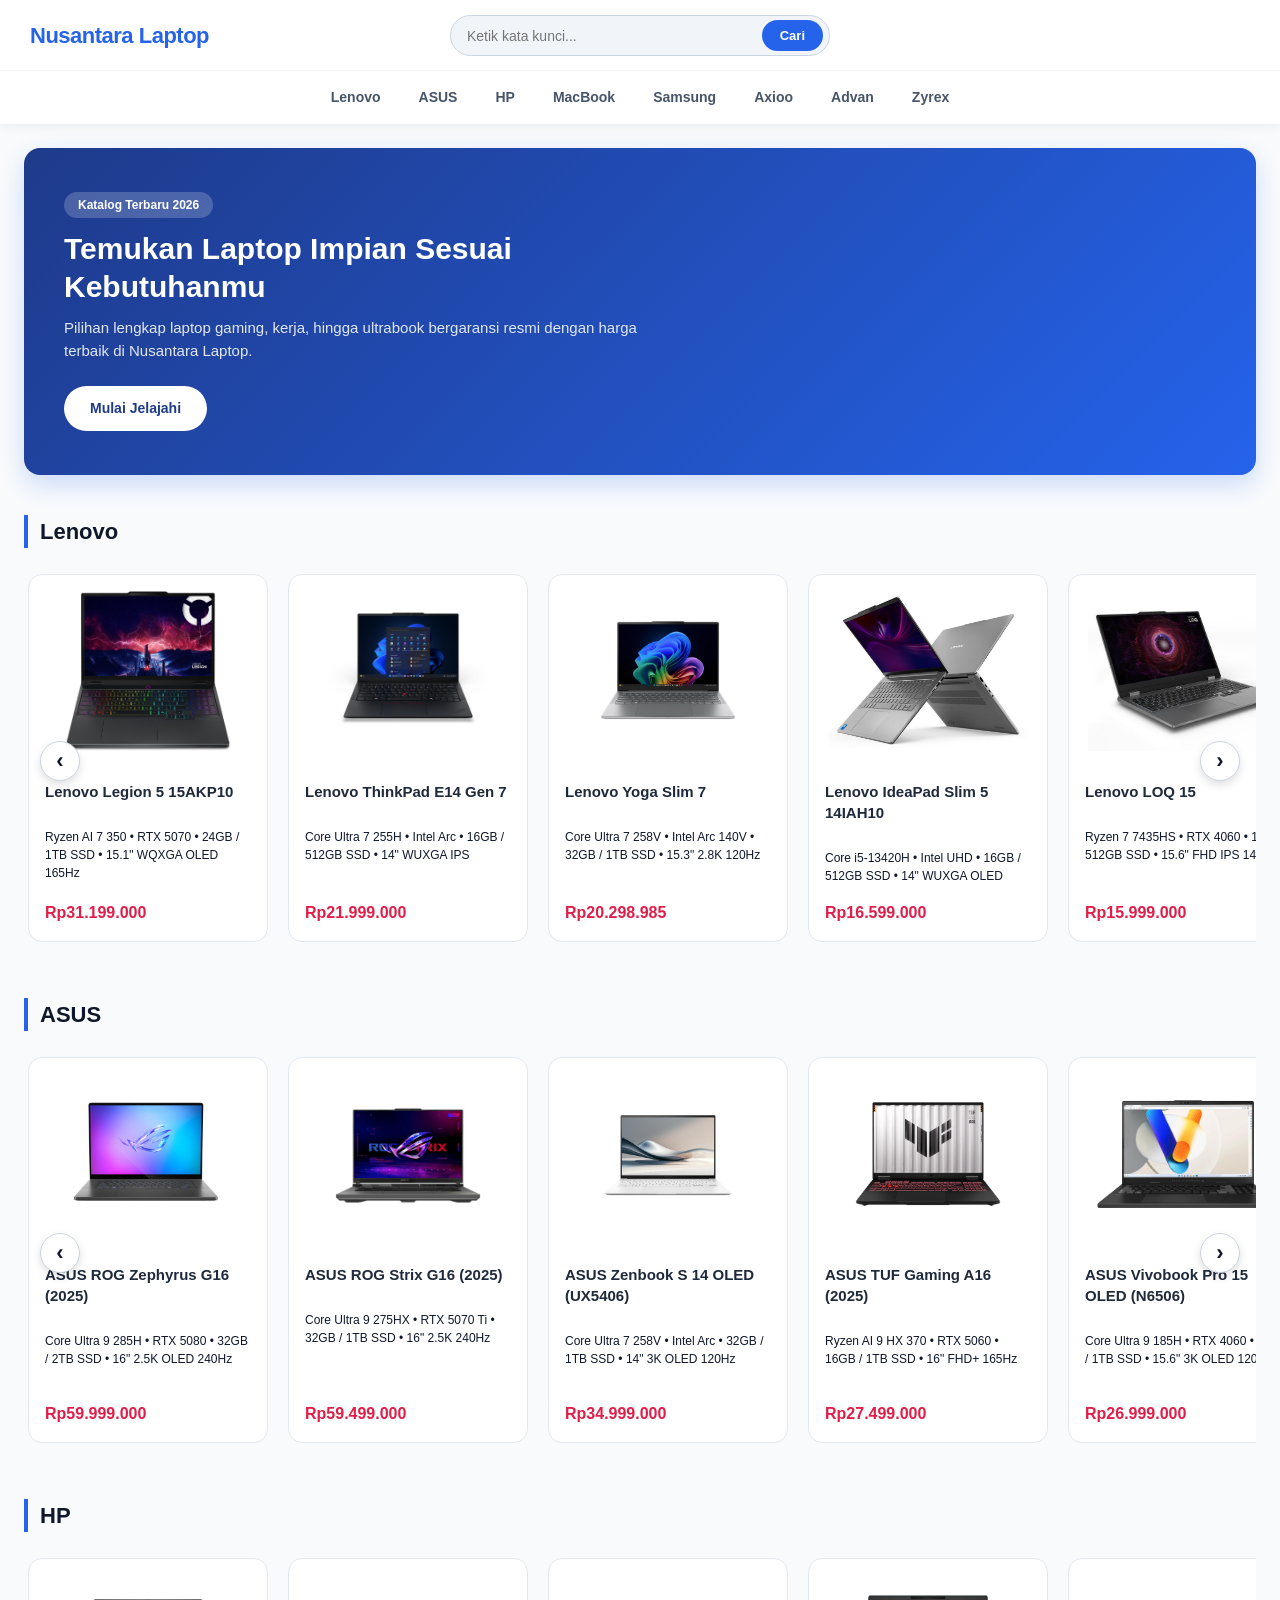
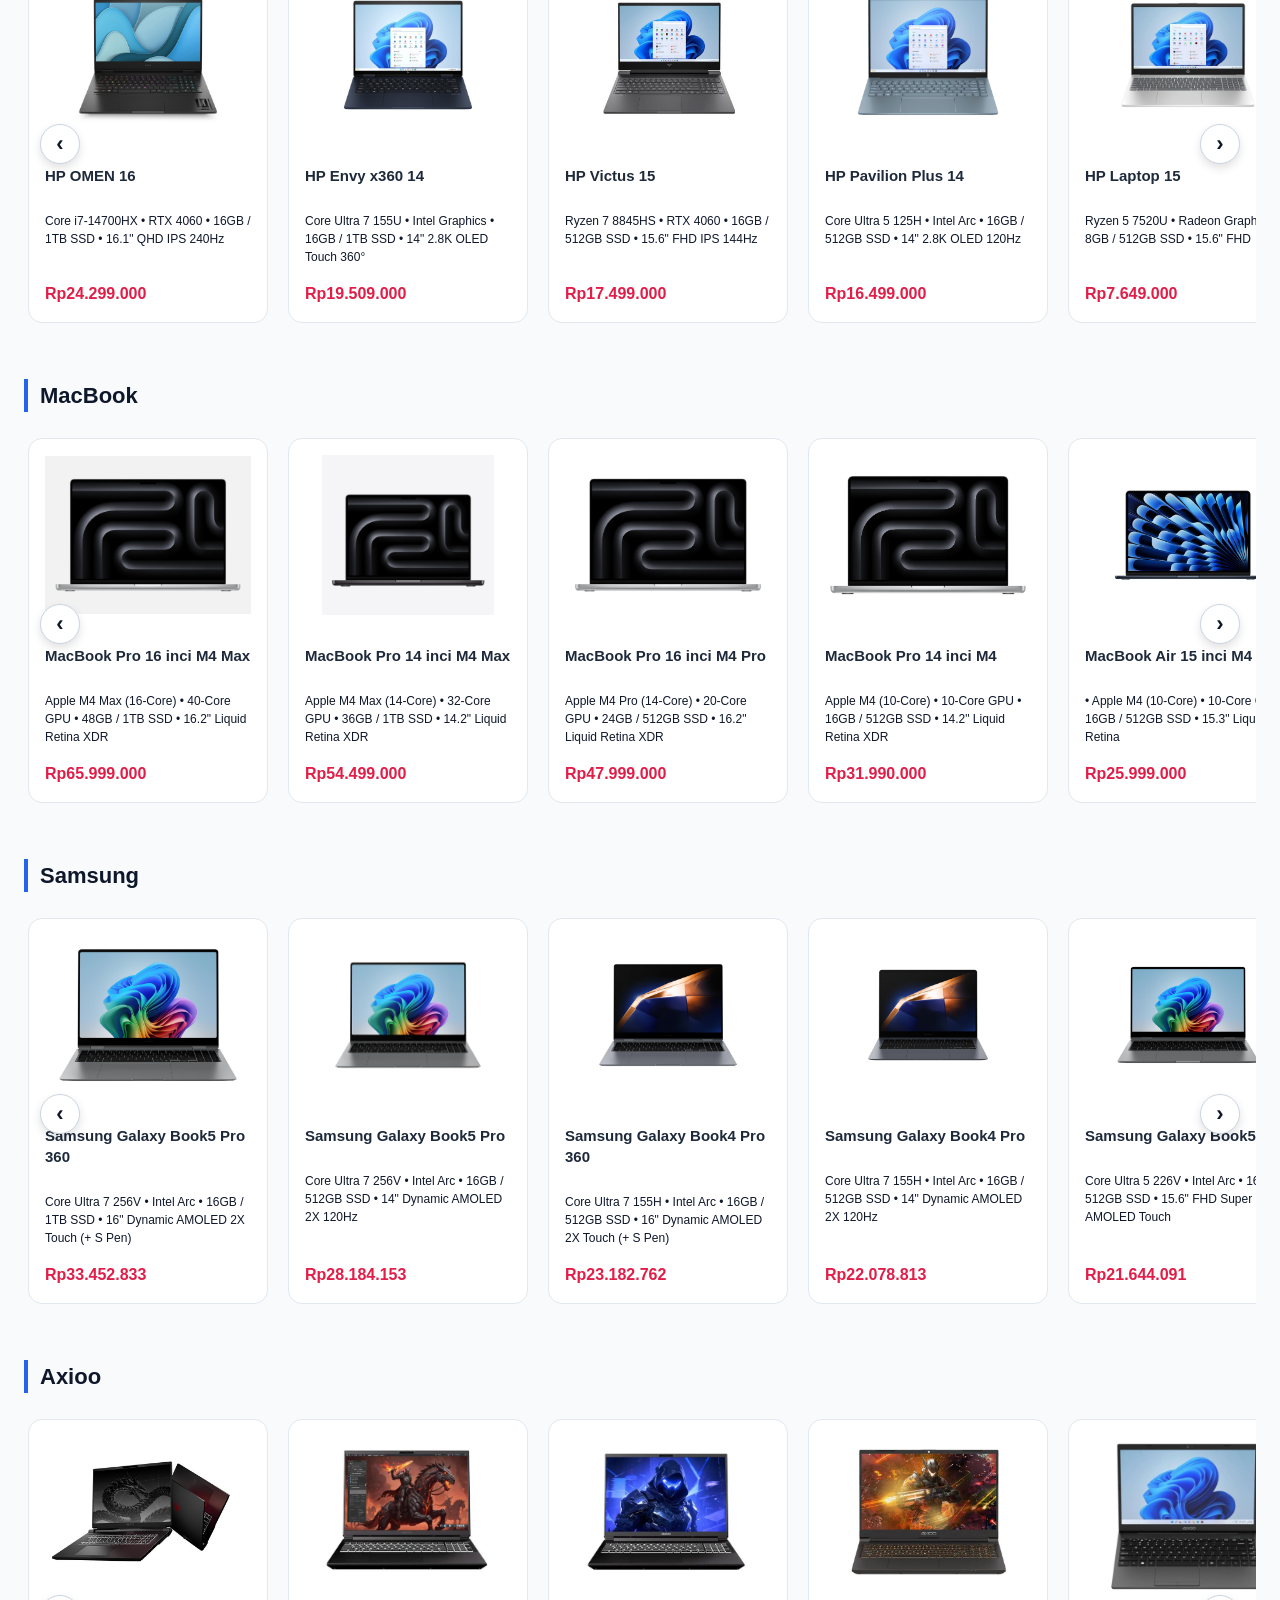
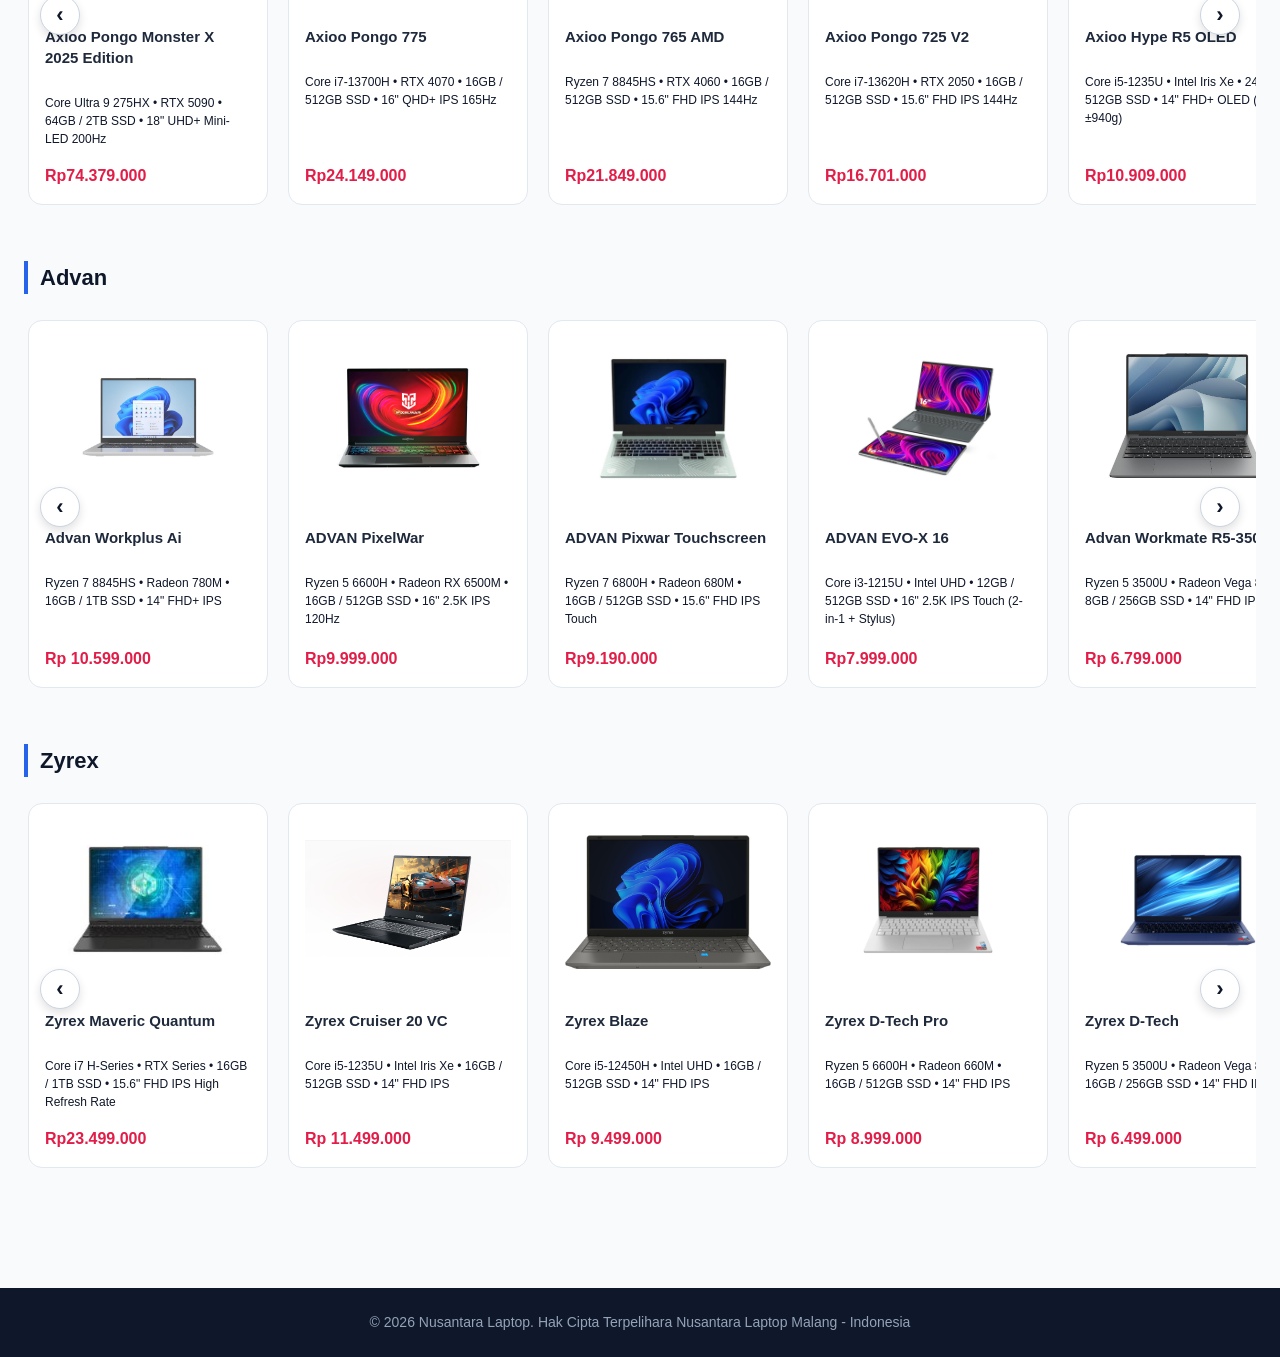
<file: index.html>
<!DOCTYPE html>
<html lang="en">
<head>
  <meta charset="UTF-8">
  <meta name="viewport" content="width=device-width, initial-scale=1.0">
  <link href="style.css" rel="stylesheet">
  <script src="script.js" defer></script>
  <title>Nusantara Laptop</title>
</head>
<body>
    <header id="header">
        <h1 class="logo">Nusantara Laptop</h1>
        <div class="search">
            <form action="/cari" method="GET">
                <label for="kata-kunci">Cari:</label>
                <input type="search" id="kata-kunci" name="q" placeholder="Ketik kata kunci..." required>
                <button type="submit">Cari</button>
            </form>
        </div>
        <div class="header-nav">
             <nav>
                <a href="#lenovo">Lenovo</a>
                <a href="#asus">ASUS</a>
                <a href="#hp">HP</a>
                <a href="#macbook">MacBook</a>
                <a href="#samsung">Samsung</a>
                <a href="#axioo">Axioo</a>
                <a href="#advan">Advan</a>
                <a href="#zyrex">Zyrex</a>
            </nav>
        </div>   
       
    </header>
    <main>

        <section class="hero-banner">
            <div class="hero-content">
                <span class="hero-badge">Katalog Terbaru 2026</span>
                <h2>Temukan Laptop Impian Sesuai Kebutuhanmu</h2>
                <p>Pilihan lengkap laptop gaming, kerja, hingga ultrabook bergaransi resmi dengan harga terbaik di Nusantara Laptop.</p>
                <a href="#lenovo" class="hero-btn">Mulai Jelajahi</a>
            </div>
        </section>

        <section id="lenovo" class="brand-section">
            <H2>Lenovo</H2>
           
            <div class="slider">
               <button class="scroll-btn prev" data-target="lenovo-nav">&#8249;</button>

                 <nav>
                <div>
                    <a href="about:blank" target="_blank">
                        <img src="image/lenovo/lenovo legion 5 15akp10.jpg" alt="" style="height: 180px; width: 200px;">
                        <strong>Lenovo Legion 5 15AKP10</strong>
                        <span>Ryzen AI 7 350 • RTX 5070 • 24GB / 1TB SSD • 15.1" WQXGA OLED 165Hz</span>
                        <small>Rp31.199.000</small>
                    </a>
                </div>

                <div>
                    <a href="about:blank" target="_blank">
                        <img src="image/lenovo/lenovo thinkpad e14 gen 7.jpg" alt=""  style="height: 200px; width: 200px;">
                        <strong>Lenovo ThinkPad E14 Gen 7 </strong>
                         <span> Core Ultra 7 255H • Intel Arc • 16GB / 512GB SSD • 14" WUXGA IPS</span>
                        <small>Rp21.999.000</small>
                    </a>
                </div>

                <div>
                    <a  href="about:blank" target="_blank">
                        <img src="image/lenovo/lenovo yoga slim 7i aura edition.jpg" alt=""  style="height: 200px; width: 200px;">
                        <strong>Lenovo Yoga Slim 7 </strong>
                        <span>Core Ultra 7 258V • Intel Arc 140V • 32GB / 1TB SSD • 15.3" 2.8K 120Hz</span>
                        <small>Rp20.298.985</small>
                    </a>
                </div>

                <div>
                    <a  href="about:blank" target="_blank">
                        <img src="image/lenovo/lenovo ideapad slim 5.jpg" alt=""  style="height: 200px; width: 200px">
                        <strong>Lenovo IdeaPad Slim 5 14IAH10 </strong>
                        <span>Core i5-13420H • Intel UHD • 16GB / 512GB SSD • 14" WUXGA OLED</span>
                        <small>Rp16.599.000</small>
                    </a>
                </div>
            

                <div>
                    <a  href="about:blank" target="_blank">
                        <img src="image/lenovo/Loq 15arp9.jpg" alt=""  style="height: 200px; width: 200px;">
                        <strong> Lenovo LOQ 15</strong>
                        <span>Ryzen 7 7435HS • RTX 4060 • 12GB / 512GB SSD • 15.6" FHD IPS 144Hz</span>
                        <small>Rp15.999.000</small>
                    </a>
                </div>

                <div>
                    <a  href="about:blank" target="_blank">
                        <img src="image/lenovo/Lenovo ideapad slim 3.jpg" alt=""  style="height: 200px; width: 200px;">
                        <strong>Lenovo IdeaPad Slim 3 14IRH10 </strong>
                        <span>• Core i5-13420H • Intel UHD • 8GB / 512GB SSD • 14" WUXGA IPS</span>
                        <small>Rp10.299.000</small>
                    </a>
                </div>
            </nav>
                <button class="scroll-btn next" data-target="lenovo-nav">&#8250;</button>
                <script>
                document.querySelectorAll('.scroll-btn').forEach(button => {
                    button.addEventListener('click', () => {
                    const section = button.closest('section');
                    const nav = section.querySelector('nav');
                    const firstItem = nav.querySelector('a, div');

                    const step = firstItem ? firstItem.offsetWidth + 90 : 300;

                    nav.scrollBy({
                        left: button.classList.contains('prev') ? -step : step,
                        behavior: 'smooth'
                    });
                    });
                });
                </script>
            </div>

        </section>

        <section id="asus">
            <h2>ASUS</h2>
            <div class="slider">
             <button class="scroll-btn prev" data-target="lenovo-nav">&#8249;</button>
            <nav>
                <div>
                    <a  href="about:blank" target="_blank">
                        <img src="image/asus/rog zephyrus g16.jpg" alt="" style="height: 200px; width: 200px;">
                        <strong>ASUS ROG Zephyrus G16 (2025)</strong>
                        <span>Core Ultra 9 285H • RTX 5080 • 32GB / 2TB SSD • 16" 2.5K OLED 240Hz</span>
                        <small>Rp59.999.000</small>
                    </a>
                </div>

                <div>
                    <a  href="about:blank" target="_blank">
                        <img src="image/asus/rog strix g16.jpg" alt="" style="height: 200px; width: 200px;">
                        <strong> ASUS ROG Strix G16 (2025)</strong>
                        <span>Core Ultra 9 275HX • RTX 5070 Ti • 32GB / 1TB SSD • 16" 2.5K 240Hz</span>
                        <small>Rp59.499.000</small>
                    </a>
                </div>

                <div>
                    <a  href="about:blank" target="_blank">
                        <img src="image/asus/asus zenbook s 14 oled.jpg" alt="" style="height: 200px; width: 200px;">
                        <strong>ASUS Zenbook S 14 OLED (UX5406)</strong>
                        <span>Core Ultra 7 258V • Intel Arc • 32GB / 1TB SSD • 14" 3K OLED 120Hz</span>
                        <small>Rp34.999.000</small>
                    </a>
                </div>

                <div>
                    <a  href="about:blank" target="_blank">
                        <img src="image/asus/asus tuf gaming a16.jpg" alt="" style="height: 200px; width: 200px;">
                        <strong>ASUS TUF Gaming A16 (2025)</strong>
                        <span>Ryzen AI 9 HX 370 • RTX 5060 • 16GB / 1TB SSD • 16" FHD+ 165Hz</span>
                        <small>Rp27.499.000</small>
                    </a>
                </div>

                <div>
                    <a  href="about:blank" target="_blank">
                        <img src="image/asus/asus vivobook pro 15 oled n6506m.jpg" alt="" style="height: 160px; width: 200px;">
                        <strong>ASUS Vivobook Pro 15 OLED (N6506) </strong>
                        <span>Core Ultra 9 185H • RTX 4060 • 24GB / 1TB SSD • 15.6" 3K OLED 120Hz</span>
                        <small>Rp26.999.000</small>
                    </a>
                </div>

                <div>
                    <a  href="about:blank" target="_blank">
                        <img src="image/asus/asus tuf gaming a14.jpg" alt="" style="height: 180px; width: 200px;">
                        <strong>ASUS TUF Gaming A14 (2025)</strong>
                        <span>• Ryzen AI 9 HX 370 • RTX 4060 • 16GB / 1TB SSD • 14" 2.5K IPS 165Hz</span>
                        <small>Rp25.999.000</small>
                    </a>
                </div>
            </nav>
             <button class="scroll-btn next" data-target="lenovo-nav">&#8250;</button>
                <script>
                document.querySelectorAll('.scroll-btn').forEach(button => {
                    button.addEventListener('click', () => {
                    const section = button.closest('section');
                    const nav = section.querySelector('nav');
                    const firstItem = nav.querySelector('a, div');

                    const step = firstItem ? firstItem.offsetWidth + 90 : 300;

                    nav.scrollBy({
                        left: button.classList.contains('prev') ? -step : step,
                        behavior: 'smooth'
                    });
                    });
                });
                </script>
        </div>
        </section>

        <section id="hp">
            <h2>HP</h2>
            <div class="slider">
                 <button class="scroll-btn prev" data-target="lenovo-nav">&#8249;</button>
            <nav>
                <div>
                    <a  href="about:blank" target="_blank">
                        <img src="image/hp/hp omen 16.jpg" alt="" width="200px" height="200px">
                        <strong>HP OMEN 16</strong>
                        <span> Core i7-14700HX • RTX 4060 • 16GB / 1TB SSD • 16.1" QHD IPS 240Hz</span>
                        <small>Rp24.299.000</small>
                    </a>
                </div>


                <div>
                    <a  href="about:blank" target="_blank">
                        <img src="image/hp/hp envy x360.jpg" alt="" width="200px" height="200px">
                        <strong> HP Envy x360 14</strong>
                        <span> Core Ultra 7 155U • Intel Graphics • 16GB / 1TB SSD • 14" 2.8K OLED Touch 360°</span>
                        <small>Rp19.509.000</small>
                    </a>
                </div>

                <div>
                    <a  href="about:blank" target="_blank">
                        <img src="image/hp/hp victus 15.jpg" alt="" width="200px" height="200px">
                        <strong>HP Victus 15 </strong>
                        <span>Ryzen 7 8845HS • RTX 4060 • 16GB / 512GB SSD • 15.6" FHD IPS 144Hz</span>
                        <small>Rp17.499.000</small>
                    </a>
                </div>

                <div>
                    <a  href="about:blank" target="_blank">
                        <img src="image/hp/hp pavilion.jpg" alt="" width="200px" height="200px">
                        <strong>HP Pavilion Plus 14 </strong>
                        <span>Core Ultra 5 125H • Intel Arc • 16GB / 512GB SSD • 14" 2.8K OLED 120Hz</span>
                        <small>Rp16.499.000</small>
                    </a>
                </div>

                <div>
                    <a  href="about:blank" target="_blank">
                        <img src="image/hp/hp 15.jpg" alt="" width="200px" height="200px">
                        <strong>HP Laptop 15 </strong>
                        <span>Ryzen 5 7520U • Radeon Graphics • 8GB / 512GB SSD • 15.6" FHD</span>
                        <small>Rp7.649.000</small>
                    </a>
                </div> 

                <div>
                    <a  href="about:blank" target="_blank">
                        <img src="image/hp/hp 245 g10.jpg" alt="" width="220px" height="180px">
                        <strong>HP 245 G10</strong>
                        <span>• Ryzen 5 7520U • Radeon Graphics • 8GB / 512GB SSD • 14" FHD</span>
                        <small>Rp7.200.000</small>
                    </a>
                </div>
                 
            </nav>
             <button class="scroll-btn next" data-target="lenovo-nav">&#8250;</button>
                <script>
                document.querySelectorAll('.scroll-btn').forEach(button => {
                    button.addEventListener('click', () => {
                    const section = button.closest('section');
                    const nav = section.querySelector('nav');
                    const firstItem = nav.querySelector('a, div');

                    const step = firstItem ? firstItem.offsetWidth + 90 : 300;

                    nav.scrollBy({
                        left: button.classList.contains('prev') ? -step : step,
                        behavior: 'smooth'
                    });
                    });
                });
                </script>
            </div>
            
        </section>

        <section id="macbook">
            <h2>MacBook</h2>
            <div class="slider">
                <button class="scroll-btn prev" data-target="lenovo-nav">&#8249;</button>
                <nav>
                <div>
                    <a  href="about:blank" target="_blank">
                        <img src="image/macbook/macbook pro 16 inci m4 max.jpg" alt="" width="200px" height="160px">
                        <strong>MacBook Pro 16 inci M4 Max</strong>
                        <span> Apple M4 Max (16-Core) • 40-Core GPU • 48GB / 1TB SSD • 16.2" Liquid Retina XDR</span>
                        <small>Rp65.999.000</small>
                    </a>
                </div>
                
                <div>
                    <a  href="about:blank" target="_blank">
                        <img src="image/macbook/macbook pro 14 inci m4 max.jpg" alt="" width="200px" height="200px">
                        <strong>MacBook Pro 14 inci M4 Max</strong>
                        <span>Apple M4 Max (14-Core) • 32-Core GPU • 36GB / 1TB SSD • 14.2" Liquid Retina XDR</span>
                        <small>Rp54.499.000</small>
                    </a>
                </div>

                <div>
                    <a  href="about:blank" target="_blank">
                        <img src="image/macbook/macbook pro 16 inci m4 pro.jpg" alt="" width="200px" height="160px">
                        <strong>MacBook Pro 16 inci M4 Pro</strong>
                        <span> Apple M4 Pro (14-Core) • 20-Core GPU • 24GB / 512GB SSD • 16.2" Liquid Retina XDR</span>
                        <small>Rp47.999.000</small>
                    </a>
                </div>

                <div>
                    <a  href="about:blank" target="_blank">
                        <img src="image/macbook/macbook pro 14 inci m4.jpg" alt="" width="200px" height="140px">
                        <strong> MacBook Pro 14 inci M4</strong>
                        <span> Apple M4 (10-Core) • 10-Core GPU • 16GB / 512GB SSD • 14.2" Liquid Retina XDR</span>
                        <small>Rp31.990.000</small>
                    </a>
                </div>

                <div>
                    <a  href="about:blank" target="_blank">
                        <img src="image/macbook/macbook air 15 inci m4.jpg" alt="" width="200px" height="200px">
                        <strong>MacBook Air 15 inci M4</strong>
                        <span>• Apple M4 (10-Core) • 10-Core GPU • 16GB / 512GB SSD • 15.3" Liquid Retina</span>
                        <small>Rp25.999.000</small>
                    </a>
                </div>
            </nav>
            <button class="scroll-btn next" data-target="lenovo-nav">&#8250;</button>
            <script>
                document.querySelectorAll('.scroll-btn').forEach(button => {
                    button.addEventListener('click', () => {
                    const section = button.closest('section');
                    const nav = section.querySelector('nav');
                    const firstItem = nav.querySelector('a, div');

                    const step = firstItem ? firstItem.offsetWidth + 90 : 300;

                    nav.scrollBy({
                        left: button.classList.contains('prev') ? -step : step,
                        behavior: 'smooth'
                    });
                    });
                });
                </script>
            </div>
               
        </section>

        <section id="samsung">
            <h2>Samsung</h2>
            <div class="slider">
                     <button class="scroll-btn prev" data-target="lenovo-nav">&#8249;</button>
            <nav>      
                <div>
                    <a  href="about:blank" target="_blank">
                        <img src="image/samsung/samsung galaxy book5 pro 360.jpg" alt="" width="220px" height="140px">
                        <strong>Samsung Galaxy Book5 Pro 360</strong>
                        <span> Core Ultra 7 256V • Intel Arc • 16GB / 1TB SSD • 16" Dynamic AMOLED 2X Touch (+ S Pen)</span>
                        <small>Rp33.452.833</small>
                    </a>
                </div>

                <div>
                    <a  href="about:blank" target="_blank">
                        <img src="image/samsung/galaxy book5 pro.jpg" alt="" width="200px" height="200px">
                        <strong> Samsung Galaxy Book5 Pro</strong>
                        <span> Core Ultra 7 256V • Intel Arc • 16GB / 512GB SSD • 14" Dynamic AMOLED 2X 120Hz</span>
                        <small>Rp28.184.153</small>
                    </a>
                </div>

                <div>
                    <a href="about:blank" target="_blank">
                        <img src="image/samsung/galaxy book4 pro 360.jpg" alt="" width="220px" height="200px">
                        <strong>Samsung Galaxy Book4 Pro 360</strong>
                         <span>Core Ultra 7 155H • Intel Arc • 16GB / 512GB SSD • 16" Dynamic AMOLED 2X Touch (+ S Pen)</span>
                        <small>Rp23.182.762</small>
                    </a>
                </div>

                <div>
                    <a  href="about:blank" target="_blank">
                        <img src="image/samsung/galaxy book4 pro .jpg" alt="" width="220px" height="200px">
                        <strong>Samsung Galaxy Book4 Pro</strong>
                        <span>Core Ultra 7 155H • Intel Arc • 16GB / 512GB SSD • 14" Dynamic AMOLED 2X 120Hz</span>
                        <small>Rp22.078.813</small>
                    </a>
                </div>

                <div>
                    <a  href="about:blank" target="_blank">
                        <img src="image/samsung/galaxy book5 360.jpg" alt="" width="200px" height="200px">
                        <strong>Samsung Galaxy Book5 360</strong>
                        <span> Core Ultra 5 226V • Intel Arc • 16GB / 512GB SSD • 15.6" FHD Super AMOLED Touch</span>
                        <small>Rp21.644.091</small>
                    </a>
                </div>

                <div>
                    <a href="about:blank" target="_blank">
                        <img src="image/samsung/galaxy book4.jpg" alt="" width="200px" height="140px">
                        <strong>Samsung Galaxy Book4</strong>
                        <span>• Core 7 150U • Intel Graphics • 16GB / 512GB SSD • 15.6" FHD LED</span>
                        <small>Rp16.542.509</small>
                    </a>
                </div>
            </nav>
             <button class="scroll-btn next" data-target="lenovo-nav">&#8250;</button>
                <script>
                document.querySelectorAll('.scroll-btn').forEach(button => {
                    button.addEventListener('click', () => {
                    const section = button.closest('section');
                    const nav = section.querySelector('nav');
                    const firstItem = nav.querySelector('a, div');

                    const step = firstItem ? firstItem.offsetWidth + 90 : 300;

                    nav.scrollBy({
                        left: button.classList.contains('prev') ? -step : step,
                        behavior: 'smooth'
                    });
                    });
                });
                </script>
            </div>
           
        </section>

        <section id="axioo">
            <h2>Axioo</h2>
            <div class="slider">
                                 <button class="scroll-btn prev" data-target="lenovo-nav">&#8249;</button>
            <nav>
                <div>
                    <a href="about:blank" target="_blank">
                        <img src="image/axioo/axioo pongo monster x 2025 edition.jpg" alt="" height="200px" width="240px"> 
                        <strong>Axioo Pongo Monster X 2025 Edition</strong>
                        <span>Core Ultra 9 275HX • RTX 5090 • 64GB / 2TB SSD • 18" UHD+ Mini-LED 200Hz</span>
                        <small>Rp74.379.000</small>
                    </a>
                </div>

                <div>
                    <a href="about:blank" target="_blank">
                        <img src="image/axioo/axioo pongo 775.jpg" alt="" height="170px" width="230px">
                        <strong>Axioo Pongo 775</strong>
                        <span>Core i7-13700H • RTX 4070 • 16GB / 512GB SSD • 16" QHD+ IPS 165Hz</span>
                        <small>Rp24.149.000</small>
                    </a>
                </div>

                <div>
                    <a href="about:blank" target="_blank">
                        <img src="image/axioo/axioo pongo 765.jpg" alt="" height="170px" width="230px">
                        <strong>Axioo Pongo 765 AMD</strong>
                        <span> Ryzen 7 8845HS • RTX 4060 • 16GB / 512GB SSD • 15.6" FHD IPS 144Hz</span>
                        <small>Rp21.849.000</small>
                    </a>
                </div>

                <div>
                    <a href="about:blank" target="_blank">
                        <img src="image/axioo/axioo pongo 752 v2.jpg" alt="" height="200px" width="200px">
                        <strong>Axioo Pongo 725 V2</strong>
                        <span>Core i7-13620H • RTX 2050 • 16GB / 512GB SSD • 15.6" FHD IPS 144Hz</span>
                        <small>Rp16.701.000</small>
                    </a>
                </div>

                <div>
                    <a href="about:blank" target="_blank">
                        <img src="image/axioo/axioo hype r5 oled.jpg" alt="" height="190px" width="200px">
                        <strong>Axioo Hype R5 OLED</strong>
                        <span>Core i5-1235U • Intel Iris Xe • 24GB / 512GB SSD • 14" FHD+ OLED (Berat ±940g)</span>
                        <small>Rp10.909.000</small>
                    </a>
                </div>

                <div>
                    <a href="about:blank" target="_blank">
                        <img src="image/axioo/axioo hype r3 oled.jpg" alt="" height="200px" width="200px">
                        <strong>Axioo Hype R3 OLED</strong>
                        <span>• Core i3-1215U • Intel UHD • 12GB / 256GB SSD • 14" FHD+ OLED (Berat ±940g)</span>
                        <small>Rp8.769.000</small>
                    </a>
                </div>
                
            </nav>
             <button class="scroll-btn next" data-target="lenovo-nav">&#8250;</button>
                <script>
                document.querySelectorAll('.scroll-btn').forEach(button => {
                    button.addEventListener('click', () => {
                    const section = button.closest('section');
                    const nav = section.querySelector('nav');
                    const firstItem = nav.querySelector('a, div');

                    const step = firstItem ? firstItem.offsetWidth + 90 : 300;

                    nav.scrollBy({
                        left: button.classList.contains('prev') ? -step : step,
                        behavior: 'smooth'
                    });
                    });
                });
                </script>
            </div>

        </section>

        <section id="advan">
            <h2>Advan</h2>
            <div class="slider"> 
                <button class="scroll-btn prev" data-target="lenovo-nav">&#8249;</button>
            <nav>
                <div>
                    <a href="about:blank" target="_blank">
                        <img src="image/advan/advan workplus 14.jpg" alt="" height="220px" width="220px">
                        <strong>Advan Workplus Ai</strong>
                        <span> Ryzen 7 8845HS • Radeon 780M • 16GB / 1TB SSD • 14" FHD+ IPS</span>
                        <small>Rp 10.599.000</small>
                    </a>
                </div>

                <div>
                    <a href="about:blank" target="_blank">
                        <img src="image/advan/advan pixelwar.jpg" alt="" height="160px" width="220px">
                        <strong>ADVAN PixelWar</strong>
                        <span> Ryzen 5 6600H • Radeon RX 6500M • 16GB / 512GB SSD • 16" 2.5K IPS 120Hz</span>
                        <small>Rp9.999.000</small>
                    </a>
                </div>

                <div>
                    <a href="about:blank" target="_blank">
                        <img src="image/advan/advan pixwar touchscreen.jpg" alt="" height="200px" width="200px">
                        <strong> ADVAN Pixwar Touchscreen</strong>
                        <span>Ryzen 7 6800H • Radeon 680M • 16GB / 512GB SSD • 15.6" FHD IPS Touch</span>
                        <small>Rp9.190.000</small>
                    </a>
                </div>

                <div>
                    <a  href="about:blank" target="_blank">
                        <img src="image/advan/advan evo x 16.png" alt="" height="200px" width="220px">
                        <strong> ADVAN EVO-X 16</strong>
                        <span> Core i3-1215U • Intel UHD • 12GB / 512GB SSD • 16" 2.5K IPS Touch (2-in-1 + Stylus)</span>
                        <small>Rp7.999.000</small>
                    </a>
                </div>

                <div>
                    <a href="about:blank" target="_blank">
                        <img src="image/advan/advan workmate 5 3500.jpg" alt="" height="200px" width="200px">
                        <strong>Advan Workmate R5-3500U</strong>
                        <span> Ryzen 5 3500U • Radeon Vega 8 • 8GB / 256GB SSD • 14" FHD IPS</span>
                        <small>Rp 6.799.000</small>
                    </a>
                </div>

                <div>
                    <a href="about:blank" target="_blank">
                        <img src="image/advan/advan  notebook soulmate x2 amd 3500c.jpg" alt="" height="200px" width="200px">
                        <strong>ADVAN Notebook Soulmate X2</strong>
                        <span>• Ryzen 5 3500C • Radeon Graphics • 8GB / 256GB SSD • 14" HD/FHD</span>
                        <small>Rp 4.809.000</small>
                    </a>
                </div>
            </nav>
             <button class="scroll-btn next" data-target="lenovo-nav">&#8250;</button>
                <script>
                document.querySelectorAll('.scroll-btn').forEach(button => {
                    button.addEventListener('click', () => {
                    const section = button.closest('section');
                    const nav = section.querySelector('nav');
                    const firstItem = nav.querySelector('a, div');

                    const step = firstItem ? firstItem.offsetWidth + 90 : 300;

                    nav.scrollBy({
                        left: button.classList.contains('prev') ? -step : step,
                        behavior: 'smooth'
                    });
                    });
                });
                </script>
            </div>
                 
        </section>

        <section id="zyrex">
            <h2>Zyrex</h2>
            <div class="slider">
                <button class="scroll-btn prev" data-target="lenovo-nav">&#8249;</button>
                  <nav>
                <div>
                    <a href="about:blank" target="_blank">
                        <img src="image/zyrex/zyrex maverick quantum.jpg" alt="" height="200px" width="200px">
                        <strong>Zyrex Maveric Quantum</strong>
                        <span>Core i7 H-Series • RTX Series • 16GB / 1TB SSD • 15.6" FHD IPS High Refresh Rate</span>
                        <small>Rp23.499.000</small>
                    </a>
                </div>

                <div>
                    <a href="about:blank" target="_blank">
                        <img src="image/zyrex/zyrex cruiser 20.png" alt="" height="160px" width="260px">
                        <strong>Zyrex Cruiser 20 VC</strong>
                        <span>Core i5-1235U • Intel Iris Xe • 16GB / 512GB SSD • 14" FHD IPS</span>
                        <small>Rp 11.499.000</small>
                    </a>
                </div>

                <div>
                    <a href="about:blank" target="_blank">
                        <img src="image/zyrex/zyrex blaze.jpg" alt="" height="150px" width="200px">
                        <strong>Zyrex Blaze</strong>
                        <span>Core i5-12450H • Intel UHD • 16GB / 512GB SSD • 14" FHD IPS</span>
                        <small>Rp 9.499.000</small>
                    </a>
                </div>

                <div>
                    <a href="about:blank" target="_blank">
                        <img src="image/zyrex/zyrex d tech pro.jpg" alt="" height="200px" width="200px">
                        <strong>Zyrex D-Tech Pro</strong>
                        <span> Ryzen 5 6600H • Radeon 660M • 16GB / 512GB SSD • 14" FHD IPS</span>
                        <small>Rp 8.999.000</small>
                    </a>
                </div>

                <div>
                    <a href="about:blank" target="_blank">
                        <img src="image/zyrex/zyrex d tech.jpg" alt="" height="200px" width="200px">
                        <strong>Zyrex D-Tech</strong>
                        <span> Ryzen 5 3500U • Radeon Vega 8 • 16GB / 256GB SSD • 14" FHD IPS</span>
                        <small>Rp 6.499.000</small>
                    </a>
                </div>

                <div>
                    <a href="about:blank" target="_blank">
                        <img src="image/zyrex/zyrex ultra.jpg" alt="" height="210px" width="200px">
                        <strong>Zyrex Ultra</strong>
                        <span>•  Intel N100 • Intel UHD • 8GB / 256GB SSD • 14" FHD IPS</span>
                        <small>Rp 5.499.000</small>
                    </a>
                </div>
            </nav>
             <button class="scroll-btn next" data-target="lenovo-nav">&#8250;</button>
                <script>
                document.querySelectorAll('.scroll-btn').forEach(button => {
                    button.addEventListener('click', () => {
                    const section = button.closest('section');
                    const nav = section.querySelector('nav');
                    const firstItem = nav.querySelector('a, div');

                    const step = firstItem ? firstItem.offsetWidth + 90 : 300;

                    nav.scrollBy({
                        left: button.classList.contains('prev') ? -step : step,
                        behavior: 'smooth'
                    });
                    });
                });
                </script>
            </div>
          
        </section>
    </main>

    <footer>
        <p>&copy; 2026 Nusantara Laptop. Hak Cipta Terpelihara Nusantara Laptop Malang - Indonesia  </p>
    </footer>
</body>
</html>
</file>
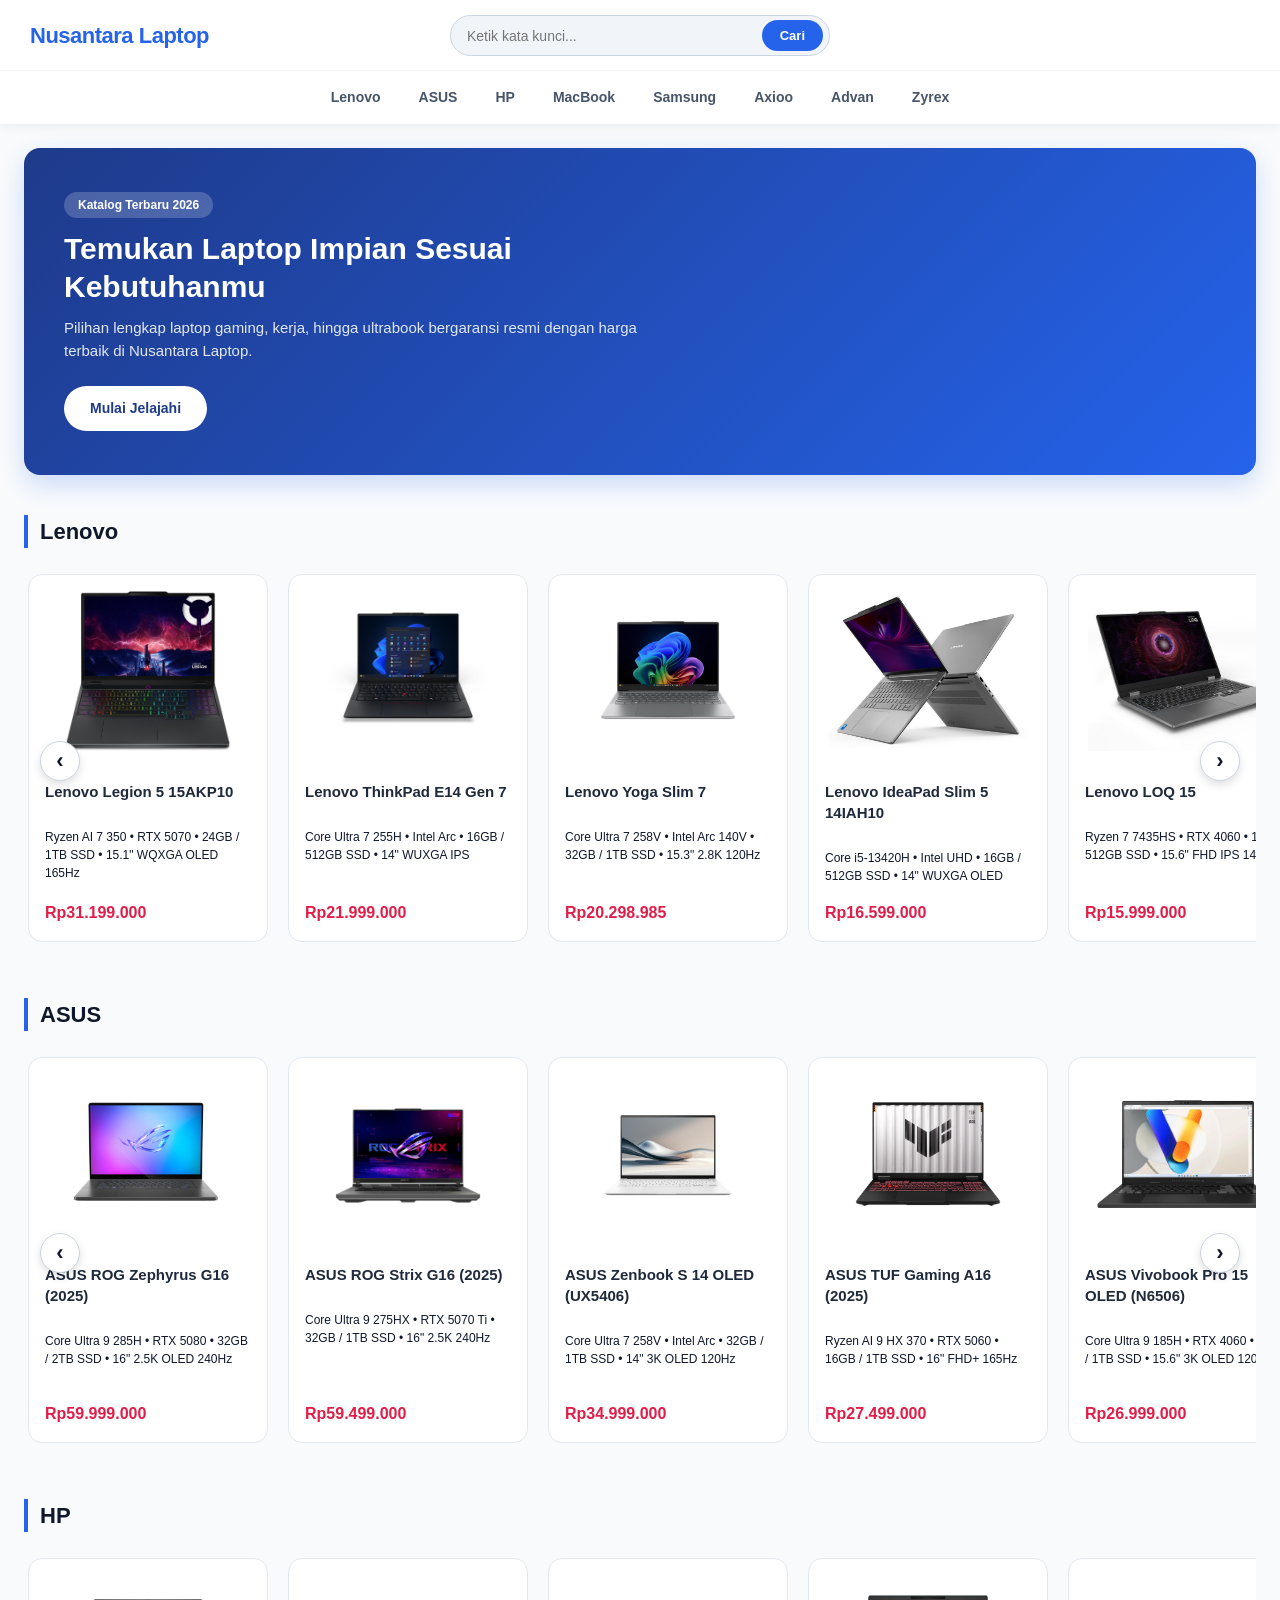
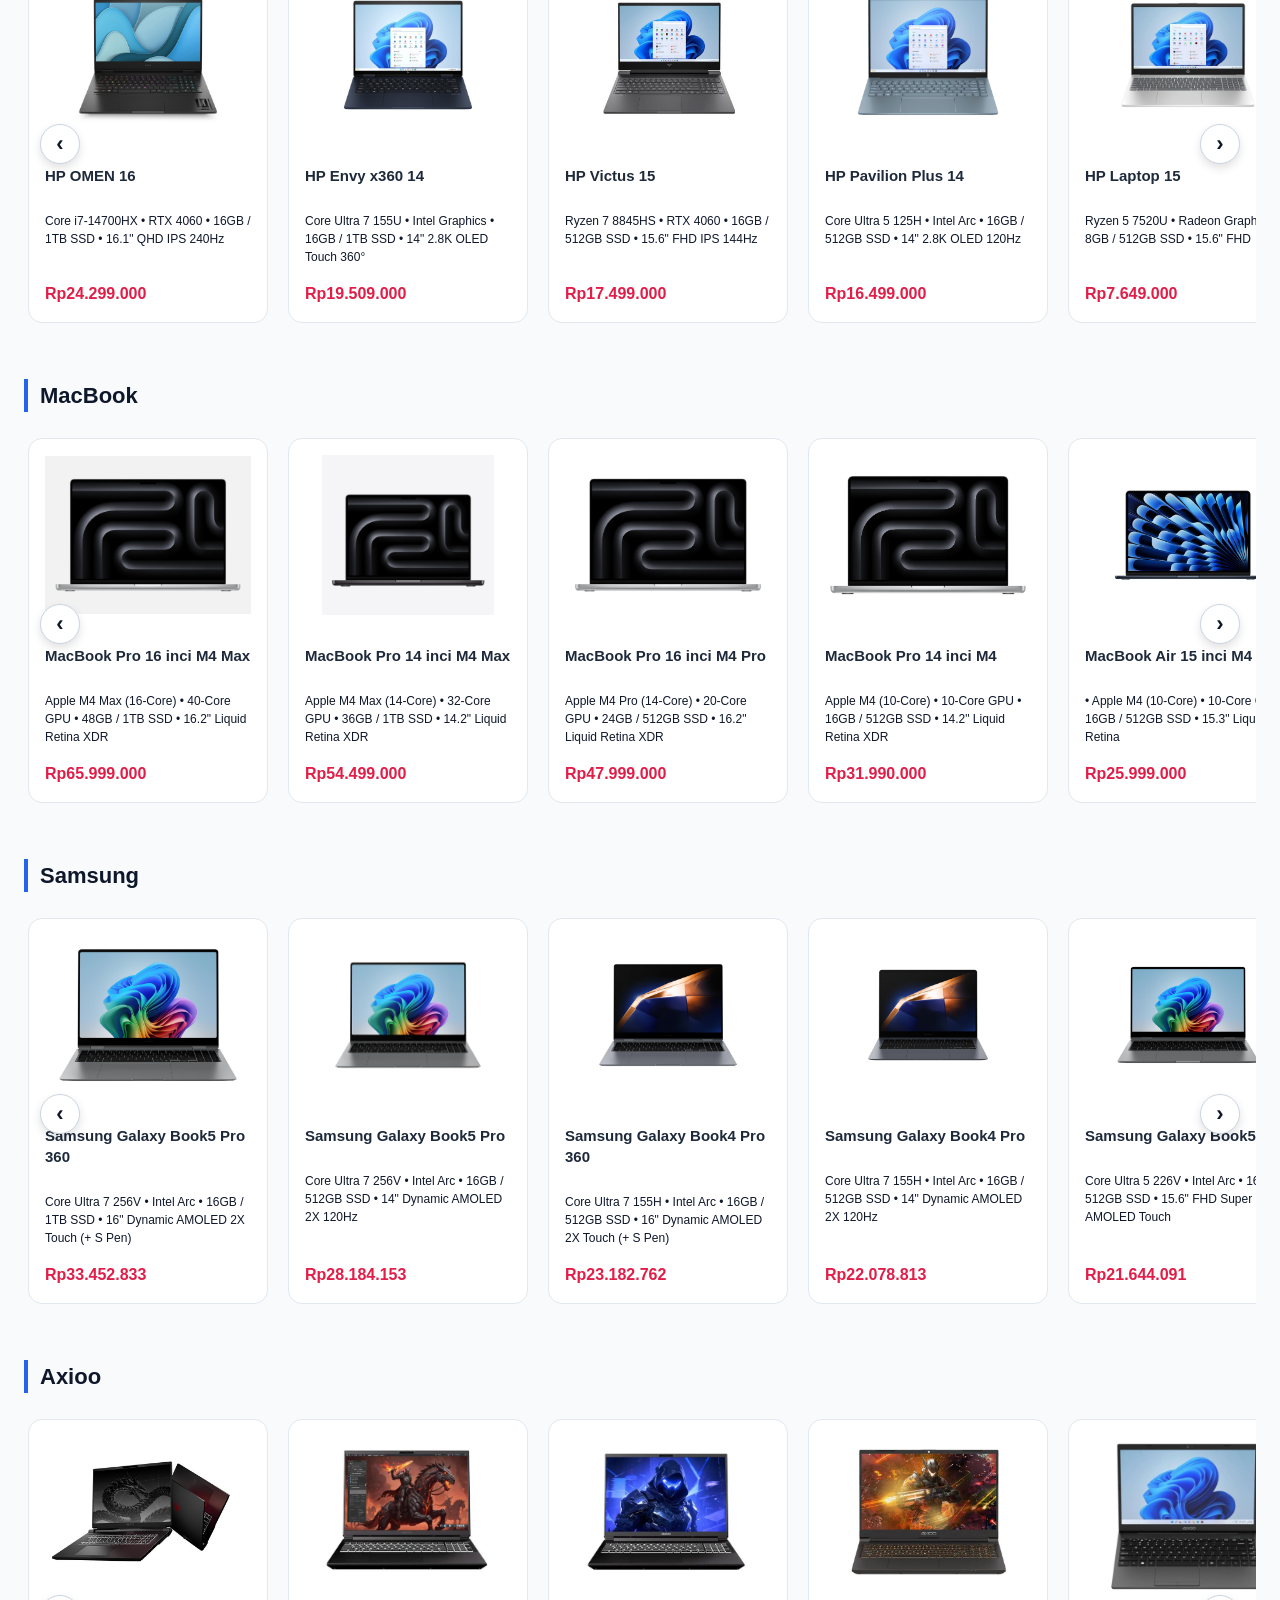
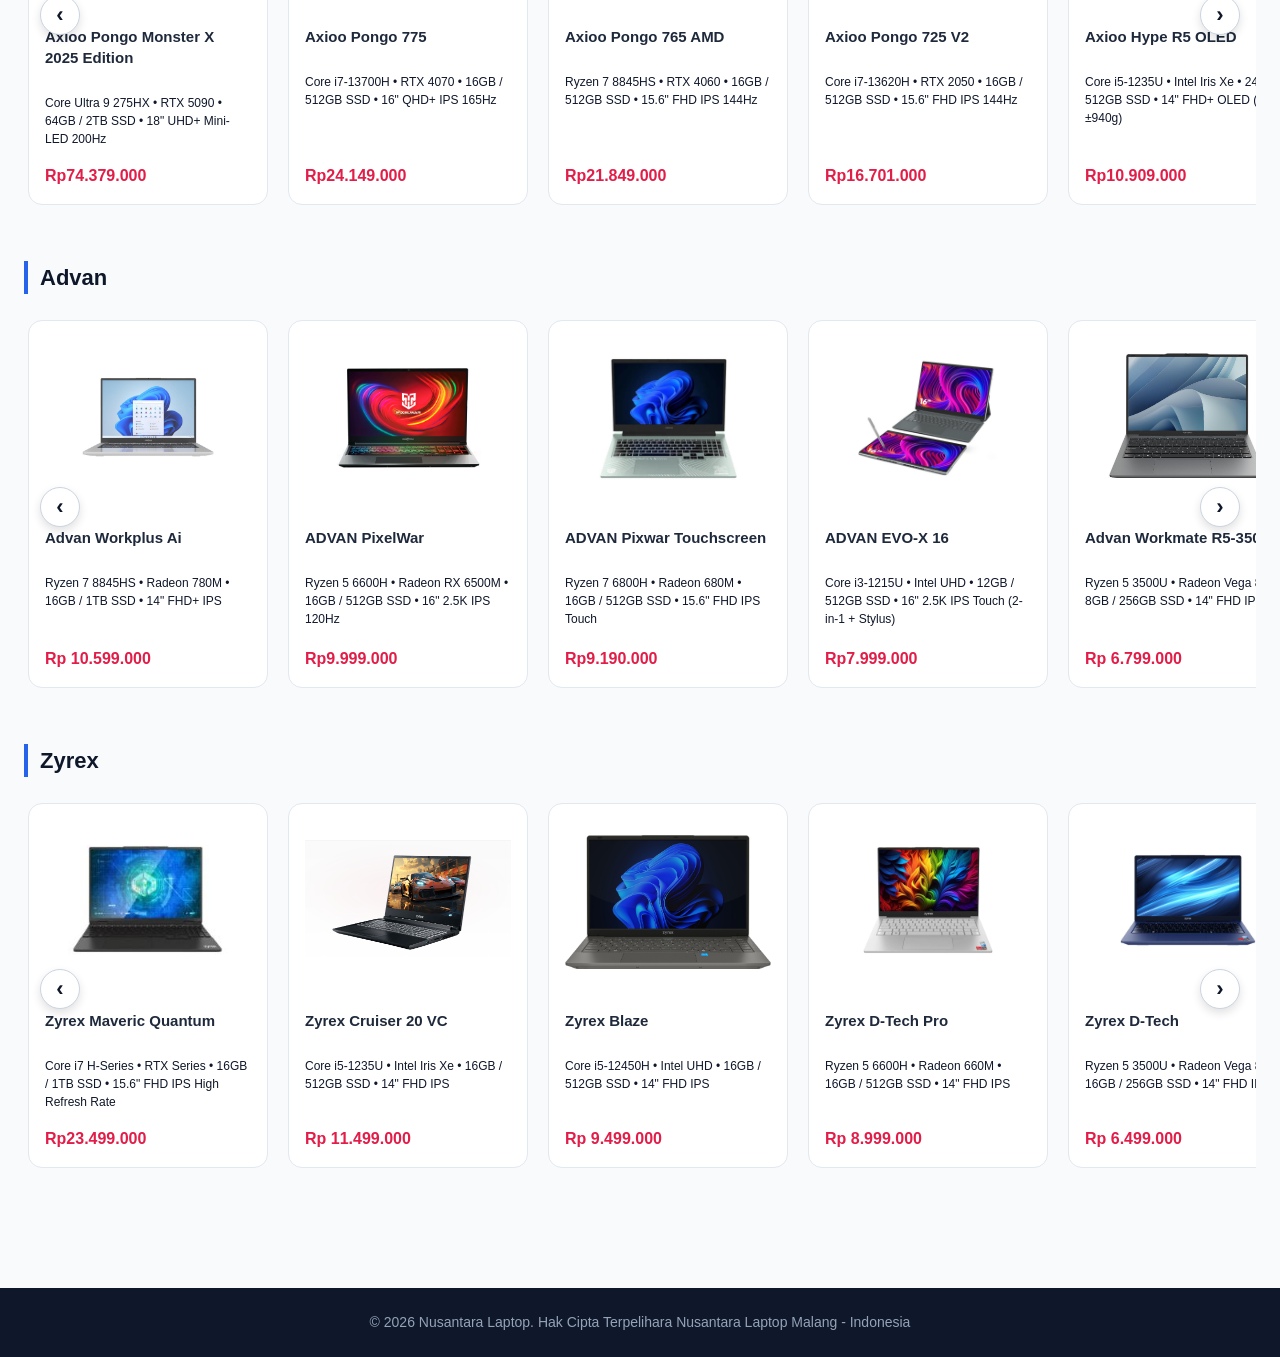
<file: nusantaraLaptop.html>
<!DOCTYPE html>
<html lang="en">
<head>
  <meta charset="UTF-8">
  <meta name="viewport" content="width=device-width, initial-scale=1.0">
  <link href="style.css" rel="stylesheet">
  <script src="script.js" defer></script>
  <title>Nusantara Laptop</title>
</head>
<body>
    <header id="header">
        <h1 class="logo">Nusantara Laptop</h1>
        <div class="search">
            <form action="/cari" method="GET">
                <label for="kata-kunci">Cari:</label>
                <input type="search" id="kata-kunci" name="q" placeholder="Ketik kata kunci..." required>
                <button type="submit">Cari</button>
            </form>
        </div>
        <div class="header-nav">
             <nav>
                <a href="#lenovo">Lenovo</a>
                <a href="#asus">ASUS</a>
                <a href="#hp">HP</a>
                <a href="#macbook">MacBook</a>
                <a href="#samsung">Samsung</a>
                <a href="#axioo">Axioo</a>
                <a href="#advan">Advan</a>
                <a href="#zyrex">Zyrex</a>
            </nav>
        </div>   
       
    </header>
    <main>

        <section class="hero-banner">
            <div class="hero-content">
                <span class="hero-badge">Katalog Terbaru 2026</span>
                <h2>Temukan Laptop Impian Sesuai Kebutuhanmu</h2>
                <p>Pilihan lengkap laptop gaming, kerja, hingga ultrabook bergaransi resmi dengan harga terbaik di Nusantara Laptop.</p>
                <a href="#lenovo" class="hero-btn">Mulai Jelajahi</a>
            </div>
        </section>

        <section id="lenovo" class="brand-section">
            <H2>Lenovo</H2>
           
            <div class="slider">
               <button class="scroll-btn prev" data-target="lenovo-nav">&#8249;</button>

                 <nav>
                <div>
                    <a href="about:blank" target="_blank">
                        <img src="image/lenovo/lenovo legion 5 15akp10.jpg" alt="" style="height: 180px; width: 200px;">
                        <strong>Lenovo Legion 5 15AKP10</strong>
                        <span>Ryzen AI 7 350 • RTX 5070 • 24GB / 1TB SSD • 15.1" WQXGA OLED 165Hz</span>
                        <small>Rp31.199.000</small>
                    </a>
                </div>

                <div>
                    <a href="about:blank" target="_blank">
                        <img src="image/lenovo/lenovo thinkpad e14 gen 7.jpg" alt=""  style="height: 200px; width: 200px;">
                        <strong>Lenovo ThinkPad E14 Gen 7 </strong>
                         <span> Core Ultra 7 255H • Intel Arc • 16GB / 512GB SSD • 14" WUXGA IPS</span>
                        <small>Rp21.999.000</small>
                    </a>
                </div>

                <div>
                    <a  href="about:blank" target="_blank">
                        <img src="image/lenovo/lenovo yoga slim 7i aura edition.jpg" alt=""  style="height: 200px; width: 200px;">
                        <strong>Lenovo Yoga Slim 7 </strong>
                        <span>Core Ultra 7 258V • Intel Arc 140V • 32GB / 1TB SSD • 15.3" 2.8K 120Hz</span>
                        <small>Rp20.298.985</small>
                    </a>
                </div>

                <div>
                    <a  href="about:blank" target="_blank">
                        <img src="image/lenovo/lenovo ideapad slim 5.jpg" alt=""  style="height: 200px; width: 200px">
                        <strong>Lenovo IdeaPad Slim 5 14IAH10 </strong>
                        <span>Core i5-13420H • Intel UHD • 16GB / 512GB SSD • 14" WUXGA OLED</span>
                        <small>Rp16.599.000</small>
                    </a>
                </div>
            

                <div>
                    <a  href="about:blank" target="_blank">
                        <img src="image/lenovo/Loq 15arp9.jpg" alt=""  style="height: 200px; width: 200px;">
                        <strong> Lenovo LOQ 15</strong>
                        <span>Ryzen 7 7435HS • RTX 4060 • 12GB / 512GB SSD • 15.6" FHD IPS 144Hz</span>
                        <small>Rp15.999.000</small>
                    </a>
                </div>

                <div>
                    <a  href="about:blank" target="_blank">
                        <img src="image/lenovo/Lenovo ideapad slim 3.jpg" alt=""  style="height: 200px; width: 200px;">
                        <strong>Lenovo IdeaPad Slim 3 14IRH10 </strong>
                        <span>• Core i5-13420H • Intel UHD • 8GB / 512GB SSD • 14" WUXGA IPS</span>
                        <small>Rp10.299.000</small>
                    </a>
                </div>
            </nav>
                <button class="scroll-btn next" data-target="lenovo-nav">&#8250;</button>
                <script>
                document.querySelectorAll('.scroll-btn').forEach(button => {
                    button.addEventListener('click', () => {
                    const section = button.closest('section');
                    const nav = section.querySelector('nav');
                    const firstItem = nav.querySelector('a, div');

                    const step = firstItem ? firstItem.offsetWidth + 90 : 300;

                    nav.scrollBy({
                        left: button.classList.contains('prev') ? -step : step,
                        behavior: 'smooth'
                    });
                    });
                });
                </script>
            </div>

        </section>

        <section id="asus">
            <h2>ASUS</h2>
            <div class="slider">
             <button class="scroll-btn prev" data-target="lenovo-nav">&#8249;</button>
            <nav>
                <div>
                    <a  href="about:blank" target="_blank">
                        <img src="image/asus/rog zephyrus g16.jpg" alt="" style="height: 200px; width: 200px;">
                        <strong>ASUS ROG Zephyrus G16 (2025)</strong>
                        <span>Core Ultra 9 285H • RTX 5080 • 32GB / 2TB SSD • 16" 2.5K OLED 240Hz</span>
                        <small>Rp59.999.000</small>
                    </a>
                </div>

                <div>
                    <a  href="about:blank" target="_blank">
                        <img src="image/asus/rog strix g16.jpg" alt="" style="height: 200px; width: 200px;">
                        <strong> ASUS ROG Strix G16 (2025)</strong>
                        <span>Core Ultra 9 275HX • RTX 5070 Ti • 32GB / 1TB SSD • 16" 2.5K 240Hz</span>
                        <small>Rp59.499.000</small>
                    </a>
                </div>

                <div>
                    <a  href="about:blank" target="_blank">
                        <img src="image/asus/asus zenbook s 14 oled.jpg" alt="" style="height: 200px; width: 200px;">
                        <strong>ASUS Zenbook S 14 OLED (UX5406)</strong>
                        <span>Core Ultra 7 258V • Intel Arc • 32GB / 1TB SSD • 14" 3K OLED 120Hz</span>
                        <small>Rp34.999.000</small>
                    </a>
                </div>

                <div>
                    <a  href="about:blank" target="_blank">
                        <img src="image/asus/asus tuf gaming a16.jpg" alt="" style="height: 200px; width: 200px;">
                        <strong>ASUS TUF Gaming A16 (2025)</strong>
                        <span>Ryzen AI 9 HX 370 • RTX 5060 • 16GB / 1TB SSD • 16" FHD+ 165Hz</span>
                        <small>Rp27.499.000</small>
                    </a>
                </div>

                <div>
                    <a  href="about:blank" target="_blank">
                        <img src="image/asus/asus vivobook pro 15 oled n6506m.jpg" alt="" style="height: 160px; width: 200px;">
                        <strong>ASUS Vivobook Pro 15 OLED (N6506) </strong>
                        <span>Core Ultra 9 185H • RTX 4060 • 24GB / 1TB SSD • 15.6" 3K OLED 120Hz</span>
                        <small>Rp26.999.000</small>
                    </a>
                </div>

                <div>
                    <a  href="about:blank" target="_blank">
                        <img src="image/asus/asus tuf gaming a14.jpg" alt="" style="height: 180px; width: 200px;">
                        <strong>ASUS TUF Gaming A14 (2025)</strong>
                        <span>• Ryzen AI 9 HX 370 • RTX 4060 • 16GB / 1TB SSD • 14" 2.5K IPS 165Hz</span>
                        <small>Rp25.999.000</small>
                    </a>
                </div>
            </nav>
             <button class="scroll-btn next" data-target="lenovo-nav">&#8250;</button>
                <script>
                document.querySelectorAll('.scroll-btn').forEach(button => {
                    button.addEventListener('click', () => {
                    const section = button.closest('section');
                    const nav = section.querySelector('nav');
                    const firstItem = nav.querySelector('a, div');

                    const step = firstItem ? firstItem.offsetWidth + 90 : 300;

                    nav.scrollBy({
                        left: button.classList.contains('prev') ? -step : step,
                        behavior: 'smooth'
                    });
                    });
                });
                </script>
        </div>
        </section>

        <section id="hp">
            <h2>HP</h2>
            <div class="slider">
                 <button class="scroll-btn prev" data-target="lenovo-nav">&#8249;</button>
            <nav>
                <div>
                    <a  href="about:blank" target="_blank">
                        <img src="image/hp/hp omen 16.jpg" alt="" width="200px" height="200px">
                        <strong>HP OMEN 16</strong>
                        <span> Core i7-14700HX • RTX 4060 • 16GB / 1TB SSD • 16.1" QHD IPS 240Hz</span>
                        <small>Rp24.299.000</small>
                    </a>
                </div>


                <div>
                    <a  href="about:blank" target="_blank">
                        <img src="image/hp/hp envy x360.jpg" alt="" width="200px" height="200px">
                        <strong> HP Envy x360 14</strong>
                        <span> Core Ultra 7 155U • Intel Graphics • 16GB / 1TB SSD • 14" 2.8K OLED Touch 360°</span>
                        <small>Rp19.509.000</small>
                    </a>
                </div>

                <div>
                    <a  href="about:blank" target="_blank">
                        <img src="image/hp/hp victus 15.jpg" alt="" width="200px" height="200px">
                        <strong>HP Victus 15 </strong>
                        <span>Ryzen 7 8845HS • RTX 4060 • 16GB / 512GB SSD • 15.6" FHD IPS 144Hz</span>
                        <small>Rp17.499.000</small>
                    </a>
                </div>

                <div>
                    <a  href="about:blank" target="_blank">
                        <img src="image/hp/hp pavilion.jpg" alt="" width="200px" height="200px">
                        <strong>HP Pavilion Plus 14 </strong>
                        <span>Core Ultra 5 125H • Intel Arc • 16GB / 512GB SSD • 14" 2.8K OLED 120Hz</span>
                        <small>Rp16.499.000</small>
                    </a>
                </div>

                <div>
                    <a  href="about:blank" target="_blank">
                        <img src="image/hp/hp 15.jpg" alt="" width="200px" height="200px">
                        <strong>HP Laptop 15 </strong>
                        <span>Ryzen 5 7520U • Radeon Graphics • 8GB / 512GB SSD • 15.6" FHD</span>
                        <small>Rp7.649.000</small>
                    </a>
                </div> 

                <div>
                    <a  href="about:blank" target="_blank">
                        <img src="image/hp/hp 245 g10.jpg" alt="" width="220px" height="180px">
                        <strong>HP 245 G10</strong>
                        <span>• Ryzen 5 7520U • Radeon Graphics • 8GB / 512GB SSD • 14" FHD</span>
                        <small>Rp7.200.000</small>
                    </a>
                </div>
                 
            </nav>
             <button class="scroll-btn next" data-target="lenovo-nav">&#8250;</button>
                <script>
                document.querySelectorAll('.scroll-btn').forEach(button => {
                    button.addEventListener('click', () => {
                    const section = button.closest('section');
                    const nav = section.querySelector('nav');
                    const firstItem = nav.querySelector('a, div');

                    const step = firstItem ? firstItem.offsetWidth + 90 : 300;

                    nav.scrollBy({
                        left: button.classList.contains('prev') ? -step : step,
                        behavior: 'smooth'
                    });
                    });
                });
                </script>
            </div>
            
        </section>

        <section id="macbook">
            <h2>MacBook</h2>
            <div class="slider">
                <button class="scroll-btn prev" data-target="lenovo-nav">&#8249;</button>
                <nav>
                <div>
                    <a  href="about:blank" target="_blank">
                        <img src="image/macbook/macbook pro 16 inci m4 max.jpg" alt="" width="200px" height="160px">
                        <strong>MacBook Pro 16 inci M4 Max</strong>
                        <span> Apple M4 Max (16-Core) • 40-Core GPU • 48GB / 1TB SSD • 16.2" Liquid Retina XDR</span>
                        <small>Rp65.999.000</small>
                    </a>
                </div>
                
                <div>
                    <a  href="about:blank" target="_blank">
                        <img src="image/macbook/macbook pro 14 inci m4 max.jpg" alt="" width="200px" height="200px">
                        <strong>MacBook Pro 14 inci M4 Max</strong>
                        <span>Apple M4 Max (14-Core) • 32-Core GPU • 36GB / 1TB SSD • 14.2" Liquid Retina XDR</span>
                        <small>Rp54.499.000</small>
                    </a>
                </div>

                <div>
                    <a  href="about:blank" target="_blank">
                        <img src="image/macbook/macbook pro 16 inci m4 pro.jpg" alt="" width="200px" height="160px">
                        <strong>MacBook Pro 16 inci M4 Pro</strong>
                        <span> Apple M4 Pro (14-Core) • 20-Core GPU • 24GB / 512GB SSD • 16.2" Liquid Retina XDR</span>
                        <small>Rp47.999.000</small>
                    </a>
                </div>

                <div>
                    <a  href="about:blank" target="_blank">
                        <img src="image/macbook/macbook pro 14 inci m4.jpg" alt="" width="200px" height="140px">
                        <strong> MacBook Pro 14 inci M4</strong>
                        <span> Apple M4 (10-Core) • 10-Core GPU • 16GB / 512GB SSD • 14.2" Liquid Retina XDR</span>
                        <small>Rp31.990.000</small>
                    </a>
                </div>

                <div>
                    <a  href="about:blank" target="_blank">
                        <img src="image/macbook/macbook air 15 inci m4.jpg" alt="" width="200px" height="200px">
                        <strong>MacBook Air 15 inci M4</strong>
                        <span>• Apple M4 (10-Core) • 10-Core GPU • 16GB / 512GB SSD • 15.3" Liquid Retina</span>
                        <small>Rp25.999.000</small>
                    </a>
                </div>
            </nav>
            <button class="scroll-btn next" data-target="lenovo-nav">&#8250;</button>
            <script>
                document.querySelectorAll('.scroll-btn').forEach(button => {
                    button.addEventListener('click', () => {
                    const section = button.closest('section');
                    const nav = section.querySelector('nav');
                    const firstItem = nav.querySelector('a, div');

                    const step = firstItem ? firstItem.offsetWidth + 90 : 300;

                    nav.scrollBy({
                        left: button.classList.contains('prev') ? -step : step,
                        behavior: 'smooth'
                    });
                    });
                });
                </script>
            </div>
               
        </section>

        <section id="samsung">
            <h2>Samsung</h2>
            <div class="slider">
                     <button class="scroll-btn prev" data-target="lenovo-nav">&#8249;</button>
            <nav>      
                <div>
                    <a  href="about:blank" target="_blank">
                        <img src="image/samsung/samsung galaxy book5 pro 360.jpg" alt="" width="220px" height="140px">
                        <strong>Samsung Galaxy Book5 Pro 360</strong>
                        <span> Core Ultra 7 256V • Intel Arc • 16GB / 1TB SSD • 16" Dynamic AMOLED 2X Touch (+ S Pen)</span>
                        <small>Rp33.452.833</small>
                    </a>
                </div>

                <div>
                    <a  href="about:blank" target="_blank">
                        <img src="image/samsung/galaxy book5 pro.jpg" alt="" width="200px" height="200px">
                        <strong> Samsung Galaxy Book5 Pro</strong>
                        <span> Core Ultra 7 256V • Intel Arc • 16GB / 512GB SSD • 14" Dynamic AMOLED 2X 120Hz</span>
                        <small>Rp28.184.153</small>
                    </a>
                </div>

                <div>
                    <a href="about:blank" target="_blank">
                        <img src="image/samsung/galaxy book4 pro 360.jpg" alt="" width="220px" height="200px">
                        <strong>Samsung Galaxy Book4 Pro 360</strong>
                         <span>Core Ultra 7 155H • Intel Arc • 16GB / 512GB SSD • 16" Dynamic AMOLED 2X Touch (+ S Pen)</span>
                        <small>Rp23.182.762</small>
                    </a>
                </div>

                <div>
                    <a  href="about:blank" target="_blank">
                        <img src="image/samsung/galaxy book4 pro .jpg" alt="" width="220px" height="200px">
                        <strong>Samsung Galaxy Book4 Pro</strong>
                        <span>Core Ultra 7 155H • Intel Arc • 16GB / 512GB SSD • 14" Dynamic AMOLED 2X 120Hz</span>
                        <small>Rp22.078.813</small>
                    </a>
                </div>

                <div>
                    <a  href="about:blank" target="_blank">
                        <img src="image/samsung/galaxy book5 360.jpg" alt="" width="200px" height="200px">
                        <strong>Samsung Galaxy Book5 360</strong>
                        <span> Core Ultra 5 226V • Intel Arc • 16GB / 512GB SSD • 15.6" FHD Super AMOLED Touch</span>
                        <small>Rp21.644.091</small>
                    </a>
                </div>

                <div>
                    <a href="about:blank" target="_blank">
                        <img src="image/samsung/galaxy book4.jpg" alt="" width="200px" height="140px">
                        <strong>Samsung Galaxy Book4</strong>
                        <span>• Core 7 150U • Intel Graphics • 16GB / 512GB SSD • 15.6" FHD LED</span>
                        <small>Rp16.542.509</small>
                    </a>
                </div>
            </nav>
             <button class="scroll-btn next" data-target="lenovo-nav">&#8250;</button>
                <script>
                document.querySelectorAll('.scroll-btn').forEach(button => {
                    button.addEventListener('click', () => {
                    const section = button.closest('section');
                    const nav = section.querySelector('nav');
                    const firstItem = nav.querySelector('a, div');

                    const step = firstItem ? firstItem.offsetWidth + 90 : 300;

                    nav.scrollBy({
                        left: button.classList.contains('prev') ? -step : step,
                        behavior: 'smooth'
                    });
                    });
                });
                </script>
            </div>
           
        </section>

        <section id="axioo">
            <h2>Axioo</h2>
            <div class="slider">
                                 <button class="scroll-btn prev" data-target="lenovo-nav">&#8249;</button>
            <nav>
                <div>
                    <a href="about:blank" target="_blank">
                        <img src="image/axioo/axioo pongo monster x 2025 edition.jpg" alt="" height="200px" width="240px"> 
                        <strong>Axioo Pongo Monster X 2025 Edition</strong>
                        <span>Core Ultra 9 275HX • RTX 5090 • 64GB / 2TB SSD • 18" UHD+ Mini-LED 200Hz</span>
                        <small>Rp74.379.000</small>
                    </a>
                </div>

                <div>
                    <a href="about:blank" target="_blank">
                        <img src="image/axioo/axioo pongo 775.jpg" alt="" height="170px" width="230px">
                        <strong>Axioo Pongo 775</strong>
                        <span>Core i7-13700H • RTX 4070 • 16GB / 512GB SSD • 16" QHD+ IPS 165Hz</span>
                        <small>Rp24.149.000</small>
                    </a>
                </div>

                <div>
                    <a href="about:blank" target="_blank">
                        <img src="image/axioo/axioo pongo 765.jpg" alt="" height="170px" width="230px">
                        <strong>Axioo Pongo 765 AMD</strong>
                        <span> Ryzen 7 8845HS • RTX 4060 • 16GB / 512GB SSD • 15.6" FHD IPS 144Hz</span>
                        <small>Rp21.849.000</small>
                    </a>
                </div>

                <div>
                    <a href="about:blank" target="_blank">
                        <img src="image/axioo/axioo pongo 752 v2.jpg" alt="" height="200px" width="200px">
                        <strong>Axioo Pongo 725 V2</strong>
                        <span>Core i7-13620H • RTX 2050 • 16GB / 512GB SSD • 15.6" FHD IPS 144Hz</span>
                        <small>Rp16.701.000</small>
                    </a>
                </div>

                <div>
                    <a href="about:blank" target="_blank">
                        <img src="image/axioo/axioo hype r5 oled.jpg" alt="" height="190px" width="200px">
                        <strong>Axioo Hype R5 OLED</strong>
                        <span>Core i5-1235U • Intel Iris Xe • 24GB / 512GB SSD • 14" FHD+ OLED (Berat ±940g)</span>
                        <small>Rp10.909.000</small>
                    </a>
                </div>

                <div>
                    <a href="about:blank" target="_blank">
                        <img src="image/axioo/axioo hype r3 oled.jpg" alt="" height="200px" width="200px">
                        <strong>Axioo Hype R3 OLED</strong>
                        <span>• Core i3-1215U • Intel UHD • 12GB / 256GB SSD • 14" FHD+ OLED (Berat ±940g)</span>
                        <small>Rp8.769.000</small>
                    </a>
                </div>
                
            </nav>
             <button class="scroll-btn next" data-target="lenovo-nav">&#8250;</button>
                <script>
                document.querySelectorAll('.scroll-btn').forEach(button => {
                    button.addEventListener('click', () => {
                    const section = button.closest('section');
                    const nav = section.querySelector('nav');
                    const firstItem = nav.querySelector('a, div');

                    const step = firstItem ? firstItem.offsetWidth + 90 : 300;

                    nav.scrollBy({
                        left: button.classList.contains('prev') ? -step : step,
                        behavior: 'smooth'
                    });
                    });
                });
                </script>
            </div>

        </section>

        <section id="advan">
            <h2>Advan</h2>
            <div class="slider"> 
                <button class="scroll-btn prev" data-target="lenovo-nav">&#8249;</button>
            <nav>
                <div>
                    <a href="about:blank" target="_blank">
                        <img src="image/advan/advan workplus 14.jpg" alt="" height="220px" width="220px">
                        <strong>Advan Workplus Ai</strong>
                        <span> Ryzen 7 8845HS • Radeon 780M • 16GB / 1TB SSD • 14" FHD+ IPS</span>
                        <small>Rp 10.599.000</small>
                    </a>
                </div>

                <div>
                    <a href="about:blank" target="_blank">
                        <img src="image/advan/advan pixelwar.jpg" alt="" height="160px" width="220px">
                        <strong>ADVAN PixelWar</strong>
                        <span> Ryzen 5 6600H • Radeon RX 6500M • 16GB / 512GB SSD • 16" 2.5K IPS 120Hz</span>
                        <small>Rp9.999.000</small>
                    </a>
                </div>

                <div>
                    <a href="about:blank" target="_blank">
                        <img src="image/advan/advan pixwar touchscreen.jpg" alt="" height="200px" width="200px">
                        <strong> ADVAN Pixwar Touchscreen</strong>
                        <span>Ryzen 7 6800H • Radeon 680M • 16GB / 512GB SSD • 15.6" FHD IPS Touch</span>
                        <small>Rp9.190.000</small>
                    </a>
                </div>

                <div>
                    <a  href="about:blank" target="_blank">
                        <img src="image/advan/advan evo x 16.png" alt="" height="200px" width="220px">
                        <strong> ADVAN EVO-X 16</strong>
                        <span> Core i3-1215U • Intel UHD • 12GB / 512GB SSD • 16" 2.5K IPS Touch (2-in-1 + Stylus)</span>
                        <small>Rp7.999.000</small>
                    </a>
                </div>

                <div>
                    <a href="about:blank" target="_blank">
                        <img src="image/advan/advan workmate 5 3500.jpg" alt="" height="200px" width="200px">
                        <strong>Advan Workmate R5-3500U</strong>
                        <span> Ryzen 5 3500U • Radeon Vega 8 • 8GB / 256GB SSD • 14" FHD IPS</span>
                        <small>Rp 6.799.000</small>
                    </a>
                </div>

                <div>
                    <a href="about:blank" target="_blank">
                        <img src="image/advan/advan  notebook soulmate x2 amd 3500c.jpg" alt="" height="200px" width="200px">
                        <strong>ADVAN Notebook Soulmate X2</strong>
                        <span>• Ryzen 5 3500C • Radeon Graphics • 8GB / 256GB SSD • 14" HD/FHD</span>
                        <small>Rp 4.809.000</small>
                    </a>
                </div>
            </nav>
             <button class="scroll-btn next" data-target="lenovo-nav">&#8250;</button>
                <script>
                document.querySelectorAll('.scroll-btn').forEach(button => {
                    button.addEventListener('click', () => {
                    const section = button.closest('section');
                    const nav = section.querySelector('nav');
                    const firstItem = nav.querySelector('a, div');

                    const step = firstItem ? firstItem.offsetWidth + 90 : 300;

                    nav.scrollBy({
                        left: button.classList.contains('prev') ? -step : step,
                        behavior: 'smooth'
                    });
                    });
                });
                </script>
            </div>
                 
        </section>

        <section id="zyrex">
            <h2>Zyrex</h2>
            <div class="slider">
                <button class="scroll-btn prev" data-target="lenovo-nav">&#8249;</button>
                  <nav>
                <div>
                    <a href="about:blank" target="_blank">
                        <img src="image/zyrex/zyrex maverick quantum.jpg" alt="" height="200px" width="200px">
                        <strong>Zyrex Maveric Quantum</strong>
                        <span>Core i7 H-Series • RTX Series • 16GB / 1TB SSD • 15.6" FHD IPS High Refresh Rate</span>
                        <small>Rp23.499.000</small>
                    </a>
                </div>

                <div>
                    <a href="about:blank" target="_blank">
                        <img src="image/zyrex/zyrex cruiser 20.png" alt="" height="160px" width="260px">
                        <strong>Zyrex Cruiser 20 VC</strong>
                        <span>Core i5-1235U • Intel Iris Xe • 16GB / 512GB SSD • 14" FHD IPS</span>
                        <small>Rp 11.499.000</small>
                    </a>
                </div>

                <div>
                    <a href="about:blank" target="_blank">
                        <img src="image/zyrex/zyrex blaze.jpg" alt="" height="150px" width="200px">
                        <strong>Zyrex Blaze</strong>
                        <span>Core i5-12450H • Intel UHD • 16GB / 512GB SSD • 14" FHD IPS</span>
                        <small>Rp 9.499.000</small>
                    </a>
                </div>

                <div>
                    <a href="about:blank" target="_blank">
                        <img src="image/zyrex/zyrex d tech pro.jpg" alt="" height="200px" width="200px">
                        <strong>Zyrex D-Tech Pro</strong>
                        <span> Ryzen 5 6600H • Radeon 660M • 16GB / 512GB SSD • 14" FHD IPS</span>
                        <small>Rp 8.999.000</small>
                    </a>
                </div>

                <div>
                    <a href="about:blank" target="_blank">
                        <img src="image/zyrex/zyrex d tech.jpg" alt="" height="200px" width="200px">
                        <strong>Zyrex D-Tech</strong>
                        <span> Ryzen 5 3500U • Radeon Vega 8 • 16GB / 256GB SSD • 14" FHD IPS</span>
                        <small>Rp 6.499.000</small>
                    </a>
                </div>

                <div>
                    <a href="about:blank" target="_blank">
                        <img src="image/zyrex/zyrex ultra.jpg" alt="" height="210px" width="200px">
                        <strong>Zyrex Ultra</strong>
                        <span>•  Intel N100 • Intel UHD • 8GB / 256GB SSD • 14" FHD IPS</span>
                        <small>Rp 5.499.000</small>
                    </a>
                </div>
            </nav>
             <button class="scroll-btn next" data-target="lenovo-nav">&#8250;</button>
                <script>
                document.querySelectorAll('.scroll-btn').forEach(button => {
                    button.addEventListener('click', () => {
                    const section = button.closest('section');
                    const nav = section.querySelector('nav');
                    const firstItem = nav.querySelector('a, div');

                    const step = firstItem ? firstItem.offsetWidth + 90 : 300;

                    nav.scrollBy({
                        left: button.classList.contains('prev') ? -step : step,
                        behavior: 'smooth'
                    });
                    });
                });
                </script>
            </div>
          
        </section>
    </main>

    <footer>
        <p>&copy; 2026 Nusantara Laptop. Hak Cipta Terpelihara Nusantara Laptop Malang - Indonesia  </p>
    </footer>
</body>
</html>
</file>
<file: style.css>
/* === 1. RESET & TATA LETAK DASAR === */
* {
  box-sizing: border-box;
  margin: 0;
  padding: 0;
  font-family: 'Segoe UI', Roboto, Helvetica, Arial, sans-serif;
}

html {
  scroll-behavior: smooth;
}

body {
  background-color: #f8fafc;
  color: #0f172a;
  line-height: 1.5;
  min-height: 100vh;
  display: flex;
  flex-direction: column;
}

/* === 2. HEADER, SEARCH BAR DI TENGAH, & NAV DI BAWAH === */
#header {
  background-color: #ffffff;
  box-shadow: 0 2px 12px rgba(0, 0, 0, 0.06);
  position: sticky;
  top: 0;
  z-index: 1000;
  display: grid;
  grid-template-columns: 1fr auto 1fr;
  align-items: center;
  padding-top: 15px;
}

#header .logo {
  grid-column: 1;
  padding-left: 30px;
  font-size: 22px;
  font-weight: 800;
  color: #2563eb;
  letter-spacing: -0.5px;
}

#header .search {
  grid-column: 2;
}

#header .search form {
  display: flex;
  align-items: center;
  background-color: #f1f5f9;
  border: 1px solid #cbd5e1;
  border-radius: 99px;
  padding: 4px 6px 4px 16px;
  width: 380px;
  transition: all 0.2s ease;
}

#header .search form:focus-within {
  background-color: #ffffff;
  border-color: #2563eb;
  box-shadow: 0 0 0 3px rgba(37, 99, 235, 0.15);
}

#header .search label {
  display: none;
}

#header .search input {
  border: none;
  background: transparent;
  outline: none;
  width: 100%;
  font-size: 14px;
  color: #0f172a;
}

#header .search button {
  background-color: #2563eb;
  color: #ffffff;
  border: none;
  padding: 8px 18px;
  border-radius: 99px;
  font-size: 13px;
  font-weight: 600;
  cursor: pointer;
  transition: background-color 0.2s;
}

#header .search button:hover {
  background-color: #1d4ed8;
}

#header .header-nav {
  grid-column: 1 / -1;
  margin-top: 14px;
  border-top: 1px solid #f1f5f9;
  background-color: #ffffff;
  padding: 10px 20px;
}

#header .header-nav nav {
  display: flex;
  justify-content: center;
  flex-wrap: wrap;
  gap: 10px;
}

#header .header-nav nav a {
  text-decoration: none;
  color: #475569;
  font-size: 14px;
  font-weight: 600;
  padding: 6px 14px;
  border-radius: 8px;
  transition: all 0.2s;
}

#header .header-nav nav a:hover {
  background-color: #eff6ff;
  color: #2563eb;
}

/* === 3. KONTEN UTAMA & HERO BANNER === */
main {
  flex: 1;
  width: 100%;
  max-width: 1280px;
  margin: 24px auto;
  padding: 0 24px;
}

.hero-banner {
  background: linear-gradient(135deg, #1e3a8a 0%, #2563eb 100%);
  color: #ffffff;
  border-radius: 16px;
  padding: 44px 40px;
  margin-bottom: 40px;
  box-shadow: 0 10px 25px rgba(37, 99, 235, 0.2);
  max-height: 400px;
  opacity: 1;
  overflow: hidden;
  transition: 
    max-height 0.6s cubic-bezier(0.22, 1, 0.36, 1),
    opacity 0.45s ease,
    margin-bottom 0.6s cubic-bezier(0.22, 1, 0.36, 1),
    padding 0.6s cubic-bezier(0.22, 1, 0.36, 1);
}

/* Hero Banner mengempis halus saat pengguna mengetik pencarian */
.hero-banner.banner-collapsed {
  max-height: 0 !important;
  opacity: 0 !important;
  margin-bottom: 0 !important;
  padding-top: 0 !important;
  padding-bottom: 0 !important;
  pointer-events: none;
}

.hero-content {
  max-width: 620px;
}

.hero-badge {
  display: inline-block;
  background-color: rgba(255, 255, 255, 0.2);
  padding: 4px 14px;
  border-radius: 99px;
  font-size: 12px;
  font-weight: 700;
  margin-bottom: 12px;
}

.hero-banner h2 {
  color: #ffffff;
  border: none;
  padding: 0;
  font-size: 30px;
  line-height: 1.25;
  margin-bottom: 12px;
}

.hero-banner p {
  color: #e2e8f0;
  font-size: 15px;
  margin-bottom: 24px;
}

.hero-btn {
  display: inline-block;
  background-color: #ffffff;
  color: #1e3a8a;
  font-weight: 700;
  font-size: 14px;
  padding: 12px 26px;
  border-radius: 99px;
  text-decoration: none;
  transition: transform 0.2s, box-shadow 0.2s;
}

.hero-btn:hover {
  transform: translateY(-2px);
  box-shadow: 0 6px 15px rgba(0, 0, 0, 0.15);
}

/* === 4. SECTION MEREK & ANIMASI PERGESERAN FOOTER === */
main section[id] {
  margin-bottom: 40px;
  scroll-margin-top: 130px;
  max-height: 600px;
  opacity: 1;
  overflow: hidden;
  transition: 
    max-height 0.6s cubic-bezier(0.22, 1, 0.36, 1),
    opacity 0.45s ease,
    margin-bottom 0.6s cubic-bezier(0.22, 1, 0.36, 1);
}

main section[id].section-collapsed {
  max-height: 0 !important;
  opacity: 0 !important;
  margin-bottom: 0 !important;
  pointer-events: none;
}

main section[id] > h2 {
  font-size: 22px;
  font-weight: 700;
  color: #0f172a;
  margin-bottom: 16px;
  padding-left: 12px;
  border-left: 4px solid #2563eb;
}

/* === 5. SLIDER & KARTU PRODUK === */
.slider {
  position: relative;
  display: flex;
  align-items: center;
}

.slider span {
  font-size: 12px;
}

.slider nav {
  display: flex;
  gap: 0;
  overflow-x: auto;
  scroll-behavior: smooth;
  padding: 10px 4px 16px 4px;
  scrollbar-width: none;
}

.slider nav::-webkit-scrollbar {
  display: none;
}

.slider nav > div {
  flex: 0 0 240px;
  margin-right: 20px;
  background-color: #ffffff;
  border: 1px solid #e2e8f0;
  border-radius: 14px;
  opacity: 1;
  transform: scale(1);
  overflow: hidden;
  cursor: pointer;
  transition: 
    flex-basis 0.55s cubic-bezier(0.22, 1, 0.36, 1),
    margin-right 0.55s cubic-bezier(0.22, 1, 0.36, 1),
    padding 0.55s cubic-bezier(0.22, 1, 0.36, 1),
    opacity 0.4s ease,
    transform 0.45s ease,
    border-width 0.4s ease,
    box-shadow 0.25s ease;
}

.slider nav > div:hover {
  transform: translateY(-5px);
  box-shadow: 0 12px 24px rgba(15, 23, 42, 0.08);
  border-color: #cbd5e1;
}

/* Kartu menyusut & memudar halus saat tidak cocok di search */
.slider nav > div.card-collapsed {
  flex-basis: 0px !important;
  margin-right: 0px !important;
  padding-left: 0px !important;
  padding-right: 0px !important;
  border-width: 0px !important;
  opacity: 0 !important;
  transform: scale(0.85) !important;
  pointer-events: none;
}

/* Kartu melebar saat diklik untuk melihat spesifikasi */
.slider nav > div.active {
  flex: 0 0 500px;
  border-color: #2563eb;
  box-shadow: 0 12px 28px rgba(37, 99, 235, 0.15);
}

.slider nav > div a {
  display: flex;
  flex-direction: row;
  align-items: stretch;
  gap: 16px;
  height: 100%;
  padding: 16px;
  text-decoration: none;
  color: inherit;
}

/* Mendukung struktur lama maupun struktur baru (.card-main) */
.slider nav > div a:not(:has(.card-main)) {
  flex-direction: column;
}

.card-main {
  flex: 0 0 208px;
  display: flex;
  flex-direction: column;
}

.slider nav > div img {
  width: 100% !important;
  height: 160px !important;
  object-fit: contain;
  margin-bottom: 14px;
}

.slider nav > div strong {
  font-size: 15px;
  font-weight: 600;
  color: #1e293b;
  margin-bottom: 10px;
  line-height: 1.4;
}

.slider nav > div small {
  margin-top: auto;
  font-size: 16px;
  font-weight: 800;
  color: #e11d48;
}

/* Panel Spesifikasi di Sisi Kanan Kartu */
.specs {
  flex: 1;
  min-width: 240px;
  border-left: 1px solid #e2e8f0;
  padding-left: 16px;
  display: flex;
  flex-direction: column;
  justify-content: center;
  opacity: 0;
  visibility: hidden;
  transition: opacity 0.3s ease 0.1s;
}

.slider nav > div.active .specs {
  opacity: 1;
  visibility: visible;
}

.specs h4 {
  font-size: 14px;
  color: #2563eb;
  margin-bottom: 10px;
  font-weight: 700;
}

.specs ul {
  list-style: none;
  font-size: 13px;
  color: #334155;
  display: flex;
  flex-direction: column;
  gap: 6px;
}

.specs ul li strong {
  font-size: 13px;
  color: #0f172a;
  display: inline;
}

/* Tombol Geser Kiri & Kanan (‹ ›) */
.scroll-btn {
  position: absolute;
  top: 50%;
  transform: translateY(-50%);
  z-index: 10;
  width: 40px;
  height: 40px;
  border-radius: 50%;
  background-color: #ffffff;
  color: #0f172a;
  border: 1px solid #cbd5e1;
  box-shadow: 0 4px 10px rgba(0, 0, 0, 0.12);
  font-size: 22px;
  font-weight: bold;
  cursor: pointer;
  display: flex;
  align-items: center;
  justify-content: center;
  transition: all 0.2s;
}

.scroll-btn:hover {
  background-color: #2563eb;
  color: #ffffff;
  border-color: #2563eb;
}

.scroll-btn.prev {
  left: 16px;
}

.scroll-btn.next {
  right: 16px;
}

/* === 6. FOOTER === */
footer {
  background-color: #0f172a;
  color: #94a3b8;
  text-align: center;
  padding: 24px 20px;
  margin-top: 40px;
  font-size: 14px;
}

/* === 7. RESPONSIF LAYAR HP === */
@media (max-width: 768px) {
  #header {
    grid-template-columns: 1fr;
    text-align: center;
    gap: 12px;
  }

  #header .logo {
    grid-column: 1;
    padding-left: 0;
  }

  #header .search {
    grid-column: 1;
    padding: 0 16px;
  }

  #header .search form {
    width: 100%;
  }

  .hero-banner {
    padding: 32px 24px;
  }

  .hero-banner h2 {
    font-size: 24px;
  }

  .scroll-btn {
    display: none;
  }

  .slider nav > div.active {
    flex: 0 0 300px;
  }

  .slider nav > div.active a {
    flex-direction: column;
  }

  .specs {
    border-left: none;
    border-top: 1px solid #e2e8f0;
    padding-left: 0;
    padding-top: 12px;
  }
}
</file>
